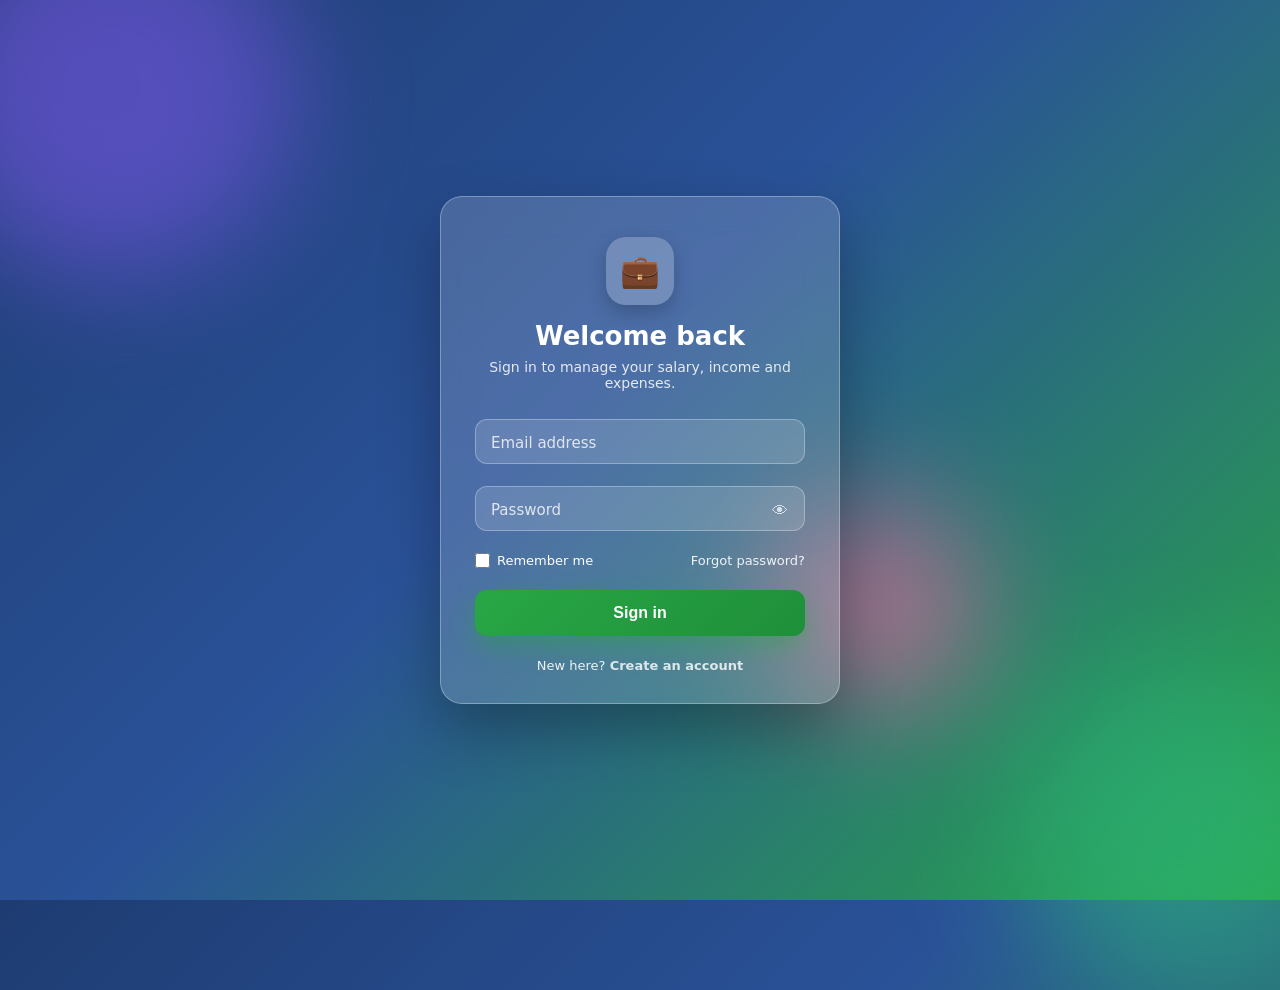
<file: login.html>
<!DOCTYPE html>
<html lang="en">
<head>
  <meta charset="UTF-8" />
  <meta name="viewport" content="width=device-width, initial-scale=1.0" />
  <title>Sign in · Salary Manager</title>
  <link rel="stylesheet" href="login.css" />
</head>
<body>
  <div class="blob b1"></div>
  <div class="blob b2"></div>
  <div class="blob b3"></div>

  <main class="login-card">
    <div class="logo">💼</div>
    <h1>Welcome back</h1>
    <p class="subtitle">Sign in to manage your salary, income and expenses.</p>

    <form id="login-form" novalidate>
      <div class="field">
        <input type="email" id="email" placeholder=" " autocomplete="email" required />
        <label for="email">Email address</label>
        <span class="error" id="email-error"></span>
      </div>

      <div class="field">
        <input type="password" id="password" placeholder=" " autocomplete="current-password" required />
        <label for="password">Password</label>
        <button type="button" class="toggle" id="toggle" aria-label="Show password">👁</button>
        <span class="error" id="password-error"></span>
      </div>

      <div class="row">
        <label class="check"><input type="checkbox" id="remember" /> Remember me</label>
        <a href="#">Forgot password?</a>
      </div>

      <button type="submit" class="submit" id="submit">Sign in</button>
    </form>

    <p class="signup">New here? <a href="#">Create an account</a></p>
  </main>

  <script src="login.js"></script>
</body>
</html>
</file>
<file: login.css>
* { box-sizing: border-box; margin: 0; }

body {
  min-height: 100vh;
  display: flex;
  align-items: center;
  justify-content: center;
  padding: 20px;
  font-family: "Segoe UI", system-ui, -apple-system, Arial, sans-serif;
  background: linear-gradient(135deg, #1e3c72, #2a5298 45%, #28a745);
  overflow: hidden;
  position: relative;
}

.blob {
  position: absolute;
  border-radius: 50%;
  filter: blur(60px);
  opacity: .55;
  animation: float 14s ease-in-out infinite;
}
.b1 { width: 380px; height: 380px; background: #7f5af0; top: -100px; left: -80px; }
.b2 { width: 320px; height: 320px; background: #2cb67d; bottom: -90px; right: -60px; animation-delay: -5s; }
.b3 { width: 220px; height: 220px; background: #ff6b9d; top: 55%; left: 60%; animation-delay: -9s; }
@keyframes float {
  50% { transform: translate(40px, -30px) scale(1.1); }
}

.login-card {
  position: relative;
  width: 100%;
  max-width: 400px;
  padding: 40px 34px 30px;
  border-radius: 22px;
  background: rgba(255, 255, 255, .16);
  border: 1px solid rgba(255, 255, 255, .3);
  backdrop-filter: blur(18px);
  -webkit-backdrop-filter: blur(18px);
  box-shadow: 0 25px 60px rgba(0, 0, 0, .3);
  color: #fff;
  text-align: center;
  animation: rise .7s ease both;
}
@keyframes rise { from { opacity: 0; transform: translateY(24px); } }

.logo {
  width: 68px; height: 68px;
  margin: 0 auto 16px;
  display: grid; place-items: center;
  font-size: 32px;
  border-radius: 20px;
  background: rgba(255, 255, 255, .22);
  box-shadow: 0 8px 20px rgba(0, 0, 0, .2);
}
h1 { font-size: 26px; font-weight: 700; }
.subtitle { margin: 8px 0 28px; font-size: 14px; opacity: .85; }

.field { position: relative; margin-bottom: 22px; text-align: left; }
.field input {
  width: 100%;
  padding: 18px 44px 8px 16px;
  font-size: 15px;
  color: #fff;
  background: rgba(255, 255, 255, .14);
  border: 1px solid rgba(255, 255, 255, .3);
  border-radius: 12px;
  outline: none;
  transition: border-color .2s, background .2s, box-shadow .2s;
}
.field label {
  position: absolute; left: 16px; top: 15px;
  font-size: 15px; opacity: .8;
  pointer-events: none;
  transition: all .2s;
}
.field input:focus,
.field input:not(:placeholder-shown) { background: rgba(255, 255, 255, .2); }
.field input:focus { border-color: #fff; box-shadow: 0 0 0 4px rgba(255, 255, 255, .15); }
.field input:focus + label,
.field input:not(:placeholder-shown) + label { top: 6px; font-size: 11px; opacity: 1; letter-spacing: .4px; }
.field.invalid input { border-color: #ff8a8a; }
.error { position: absolute; left: 4px; bottom: -17px; font-size: 12px; color: #ffd0d0; }

.toggle {
  position: absolute; right: 8px; top: 8px;
  width: 34px; height: 34px;
  background: none; border: none; color: #fff;
  cursor: pointer; font-size: 16px; opacity: .7;
}
.toggle:hover { opacity: 1; }

.row {
  display: flex; justify-content: space-between; align-items: center;
  margin: 4px 0 22px; font-size: 13px;
}
.check { display: flex; align-items: center; gap: 7px; cursor: pointer; }
.check input { accent-color: #28a745; width: 15px; height: 15px; }
a { color: #fff; text-decoration: none; opacity: .9; }
a:hover { text-decoration: underline; opacity: 1; }

.submit {
  width: 100%;
  padding: 14px;
  font-size: 16px; font-weight: 600;
  color: #fff;
  background: linear-gradient(135deg, #28a745, #1f8f3a);
  border: none; border-radius: 12px;
  cursor: pointer;
  box-shadow: 0 10px 24px rgba(40, 167, 69, .45);
  transition: transform .15s, box-shadow .15s;
}
.submit:hover { transform: translateY(-2px); box-shadow: 0 14px 28px rgba(40, 167, 69, .55); }
.submit:active { transform: translateY(0); }
.submit.loading { pointer-events: none; opacity: .8; }

.signup { margin-top: 22px; font-size: 13px; opacity: .9; }
.signup a { font-weight: 600; }
</file>
